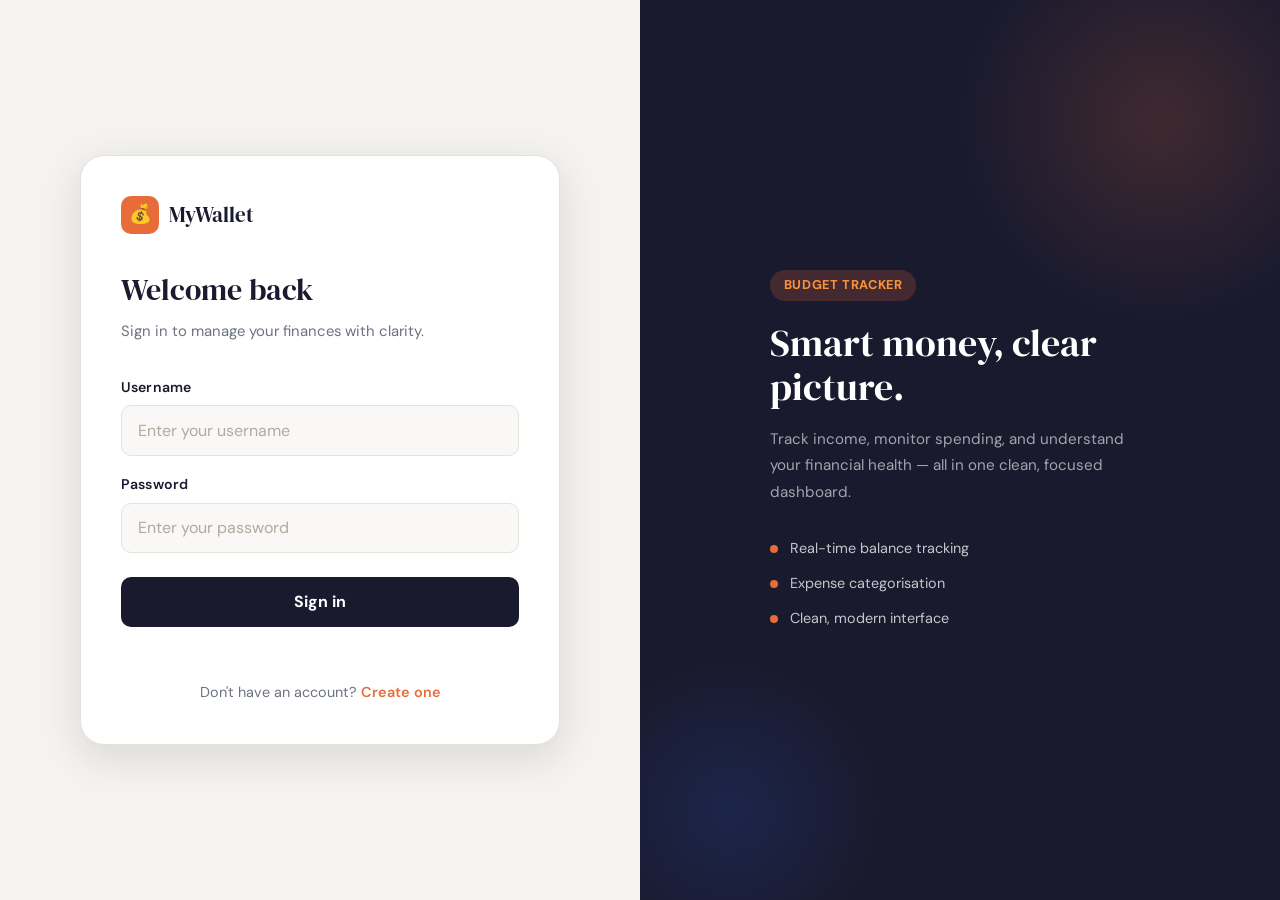
<file: index.html>
<!DOCTYPE html>
<html lang="en">
<head>
  <meta charset="UTF-8">
  <meta name="viewport" content="width=device-width, initial-scale=1.0">
  <title>Budget Tracker — Sign In</title>
  <link rel="stylesheet" href="style.css">
  <link rel="preconnect" href="https://fonts.googleapis.com">
  <link href="https://fonts.googleapis.com/css2?family=DM+Sans:wght@300;400;500;600;700&family=DM+Serif+Display:ital@0;1&display=swap" rel="stylesheet">
</head>
<body>
  <main class="auth-page">
    <section class="auth-panel">
      <div class="auth-card">
        <div class="auth-logo">
          <div class="logo-mark">💰</div>
          <span>MyWallet</span>
        </div>
        <h1>Welcome back</h1>
        <p class="auth-sub">Sign in to manage your finances with clarity.</p>

        <form class="auth-form" id="login-form" novalidate>
          <div class="form-field">
            <label for="username">Username</label>
            <input type="text" id="username" name="username" placeholder="Enter your username" required autocomplete="username">
          </div>
          <div class="form-field">
            <label for="password">Password</label>
            <input type="password" id="password" name="password" placeholder="Enter your password" required autocomplete="current-password">
          </div>
          <button type="submit" class="auth-submit">Sign in</button>
          <p id="error-message"></p>
        </form>

        <p class="auth-footer">
          Don't have an account? <a href="registration.html">Create one</a>
        </p>
      </div>
    </section>

    <aside class="auth-side">
      <div class="auth-side-content">
        <span class="side-tag">Budget Tracker</span>
        <h2>Smart money, clear picture.</h2>
        <p>Track income, monitor spending, and understand your financial health — all in one clean, focused dashboard.</p>
        <div class="feature-list">
          <div class="feat"><span class="feat-dot"></span>Real-time balance tracking</div>
          <div class="feat"><span class="feat-dot"></span>Expense categorisation</div>
          <div class="feat"><span class="feat-dot"></span>Clean, modern interface</div>
        </div>
      </div>
    </aside>
  </main>
  <script src="login.js"></script>
</body>
</html>
</file>
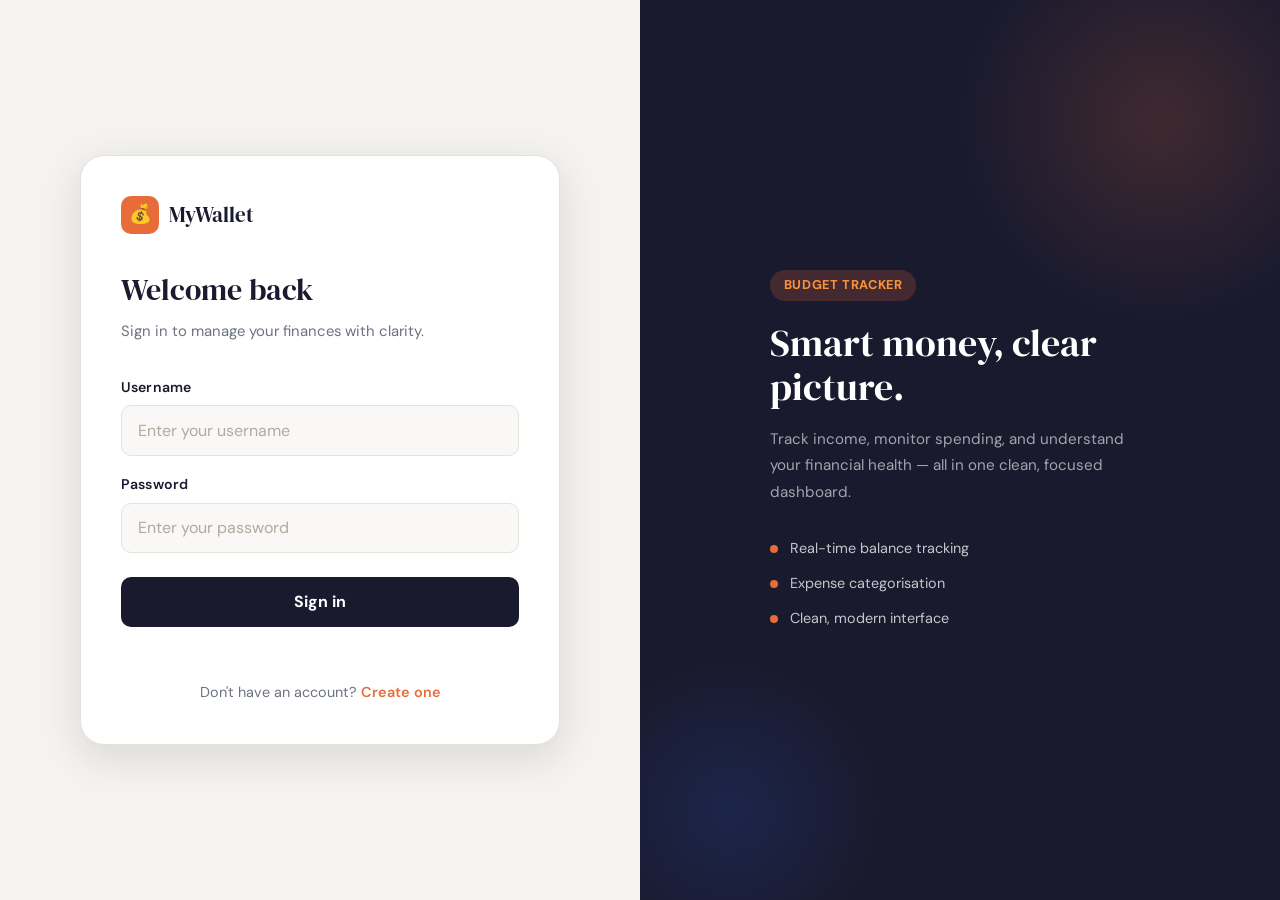
<file: add_expense.html>
<!DOCTYPE html>
<html lang="en">
<head>
  <meta charset="UTF-8">
  <meta name="viewport" content="width=device-width, initial-scale=1.0">
  <title>Add Expense — MyWallet</title>
  <link rel="stylesheet" href="style.css">
  <link rel="preconnect" href="https://fonts.googleapis.com">
  <link href="https://fonts.googleapis.com/css2?family=DM+Sans:wght@300;400;500;600;700&family=DM+Serif+Display:ital@0;1&display=swap" rel="stylesheet">
</head>
<body>
  <div class="container">
    <aside class="sidebar">
      <div class="sidebar-brand">
        <div class="brand-icon">💰</div>
        <h2>MyWallet</h2>
      </div>
      <nav>
        <a href="main.html"><img class="nav-icon" src="asset/dashboard (1).png" alt=""> Dashboard</a>
        <a href="add_income.html"><img class="nav-icon" src="asset/services.png" alt=""> Add Income</a>
        <a href="add_expense.html" class="active"><img class="nav-icon" src="asset/spending.png" alt=""> Add Expense</a>
        <a href="view_all_exp.html"><img class="nav-icon" src="asset/research.png" alt=""> View All</a>
        <a href="reset_budget.html"><img class="nav-icon" src="asset/circle-of-two-clockwise-arrows-rotation.png" alt=""> Reset</a>
      </nav>
    </aside>

    <main class="main">
      <header class="topbar">
        <h1>Add Expense</h1>
        <button id="logoutBtn">Sign out</button>
      </header>

      <div class="panel">
        <div class="panel-header">
          <span class="panel-tag expense-tag">Expense</span>
          <h2>Record spending</h2>
          <p>Log an expense to keep your budget accurate.</p>
        </div>

        <form class="form-stack" id="expense-form" novalidate>
          <div class="form-field">
            <label for="expenseName">Expense Name</label>
            <input type="text" id="expenseName" name="expenseName" placeholder="e.g. Groceries, Rent" required>
          </div>
          <div class="form-field">
            <label for="expense">Amount (Tk)</label>
            <input type="number" id="expense" name="expense" placeholder="e.g. 1200" min="0.01" step="0.01" required>
          </div>
          <button type="submit" class="form-submit">Add Expense</button>
          <div class="success-message" id="success-msg">✓ Expense added successfully!</div>
          <p class="error-msg" id="error-msg"></p>
        </form>
      </div>
    </main>
  </div>
  <script src="addexp.js"></script>
</body>
</html>
</file>
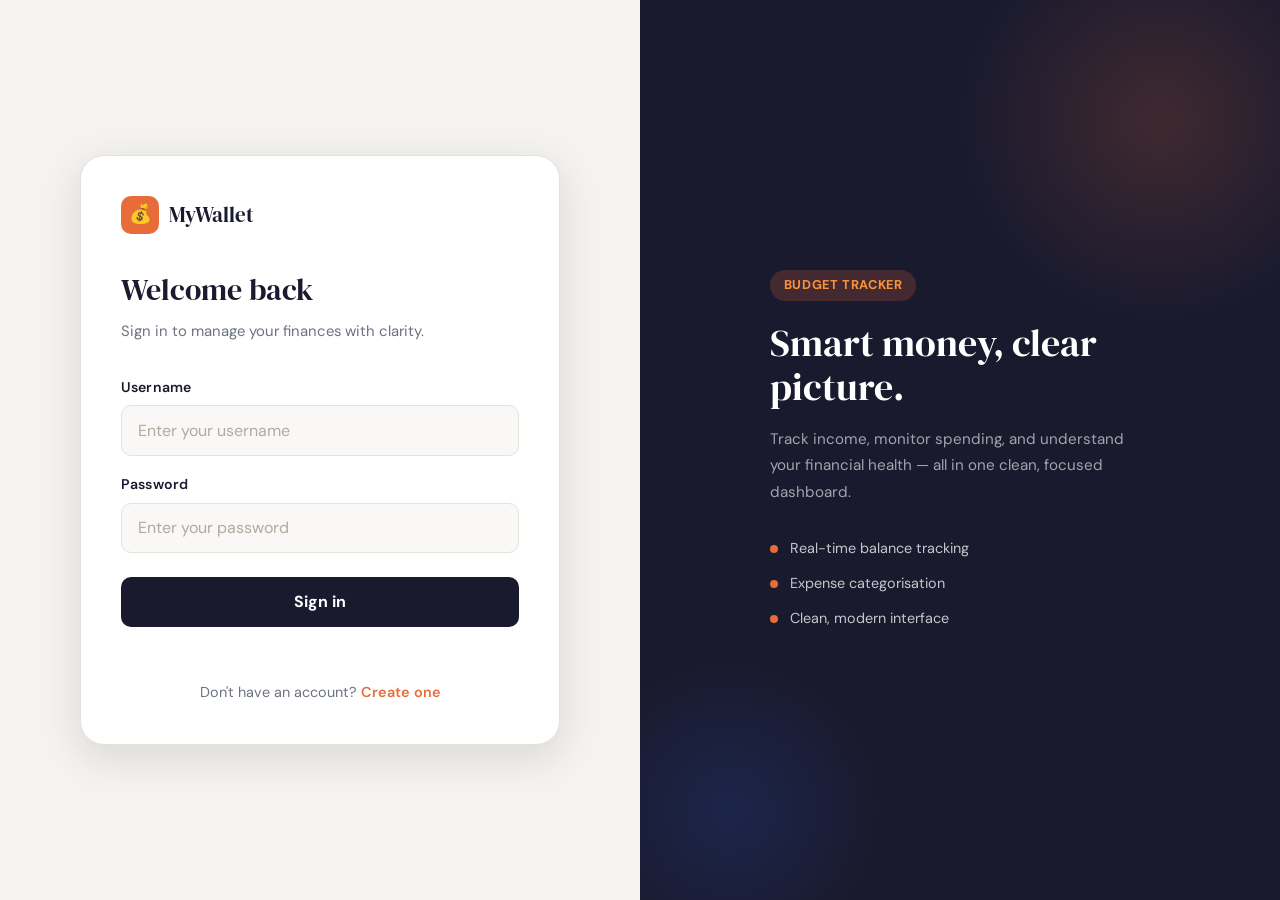
<file: add_income.html>
<!DOCTYPE html>
<html lang="en">
<head>
  <meta charset="UTF-8">
  <meta name="viewport" content="width=device-width, initial-scale=1.0">
  <title>Add Income — MyWallet</title>
  <link rel="stylesheet" href="style.css">
  <link rel="preconnect" href="https://fonts.googleapis.com">
  <link href="https://fonts.googleapis.com/css2?family=DM+Sans:wght@300;400;500;600;700&family=DM+Serif+Display:ital@0;1&display=swap" rel="stylesheet">
</head>
<body>
  <div class="container">
    <aside class="sidebar">
      <div class="sidebar-brand">
        <div class="brand-icon">💰</div>
        <h2>MyWallet</h2>
      </div>
      <nav>
        <a href="main.html"><img class="nav-icon" src="asset/dashboard (1).png" alt=""> Dashboard</a>
        <a href="add_income.html" class="active"><img class="nav-icon" src="asset/services.png" alt=""> Add Income</a>
        <a href="add_expense.html"><img class="nav-icon" src="asset/spending.png" alt=""> Add Expense</a>
        <a href="view_all_exp.html"><img class="nav-icon" src="asset/research.png" alt=""> View All</a>
        <a href="reset_budget.html"><img class="nav-icon" src="asset/circle-of-two-clockwise-arrows-rotation.png" alt=""> Reset</a>
      </nav>
    </aside>

    <main class="main">
      <header class="topbar">
        <h1>Add Income</h1>
        <button id="logoutBtn">Sign out</button>
      </header>

      <div class="panel">
        <div class="panel-header">
          <span class="panel-tag income-tag">Income</span>
          <h2>Record earnings</h2>
          <p>Add a new income entry to update your balance.</p>
        </div>

        <form class="form-stack" id="income-form" novalidate>
          <div class="form-field">
            <label for="income">Amount (Tk)</label>
            <input type="number" id="income" name="income" placeholder="e.g. 5000" min="0.01" step="0.01" required>
          </div>
          <button type="submit" class="form-submit">Add Income</button>
          <div class="success-message" id="success-msg">✓ Income added successfully!</div>
          <p class="error-msg" id="error-msg"></p>
        </form>
      </div>
    </main>
  </div>
  <script src="addincome.js"></script>
</body>
</html>
</file>
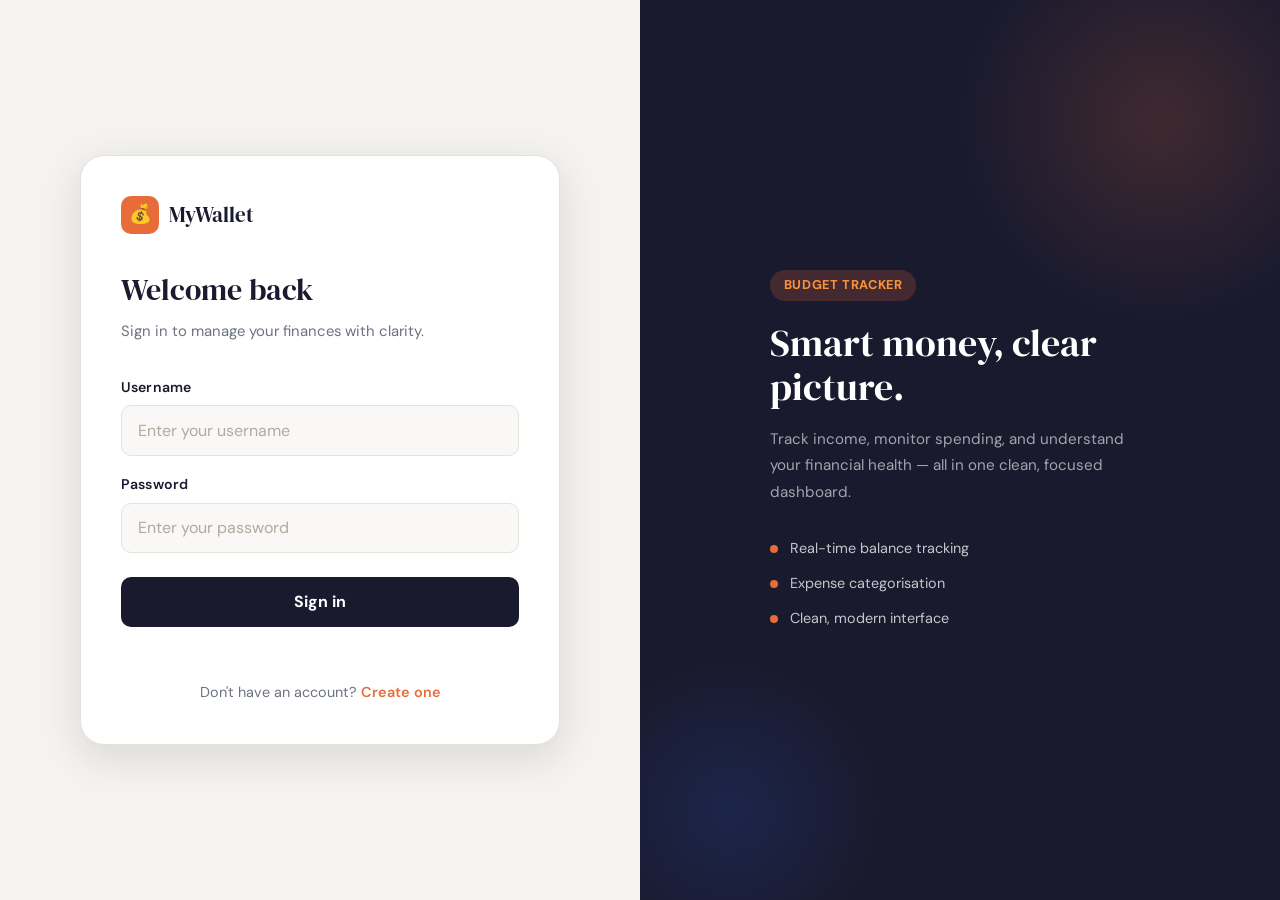
<file: main.html>
<!DOCTYPE html>
<html lang="en">
<head>
  <meta charset="UTF-8">
  <meta name="viewport" content="width=device-width, initial-scale=1.0">
  <title>Dashboard — MyWallet</title>
  <link rel="stylesheet" href="style.css">
  <link rel="preconnect" href="https://fonts.googleapis.com">
  <link href="https://fonts.googleapis.com/css2?family=DM+Sans:wght@300;400;500;600;700&family=DM+Serif+Display:ital@0;1&display=swap" rel="stylesheet">
</head>
<body>
  <div class="container">
    <aside class="sidebar">
      <div class="sidebar-brand">
        <div class="brand-icon">💰</div>
        <h2>MyWallet</h2>
      </div>
      <nav>
        <a href="main.html" class="active">
          <img class="nav-icon" src="asset/dashboard (1).png" alt=""> Dashboard
        </a>
        <a href="add_income.html">
          <img class="nav-icon" src="asset/services.png" alt=""> Add Income
        </a>
        <a href="add_expense.html">
          <img class="nav-icon" src="asset/spending.png" alt=""> Add Expense
        </a>
        <a href="view_all_exp.html">
          <img class="nav-icon" src="asset/research.png" alt=""> View All
        </a>
        <a href="reset_budget.html">
          <img class="nav-icon" src="asset/circle-of-two-clockwise-arrows-rotation.png" alt=""> Reset
        </a>
      </nav>
      <div class="sidebar-footer">
        <span class="version">MyWallet v1.0</span>
      </div>
    </aside>

    <main class="main">
      <header class="topbar">
        <h1>Dashboard</h1>
        <div class="topbar-actions">
          <span class="greeting" id="greeting">Good day!</span>
          <button id="logoutBtn">Sign out</button>
        </div>
      </header>

      <section class="cards">
        <div class="card income">
          <div class="card-icon">💵</div>
          <div class="card-label">Total Income</div>
          <div class="card-amount" id="incomeAmt">—</div>
        </div>
        <div class="card expense">
          <div class="card-icon">💸</div>
          <div class="card-label">Total Expense</div>
          <div class="card-amount" id="expenseAmt">—</div>
        </div>
        <div class="card balance">
          <div class="card-icon">📊</div>
          <div class="card-label">Balance</div>
          <div class="card-amount" id="balanceAmt">—</div>
        </div>
      </section>
    </main>
  </div>
  <script src="script.js"></script>
</body>
</html>
</file>
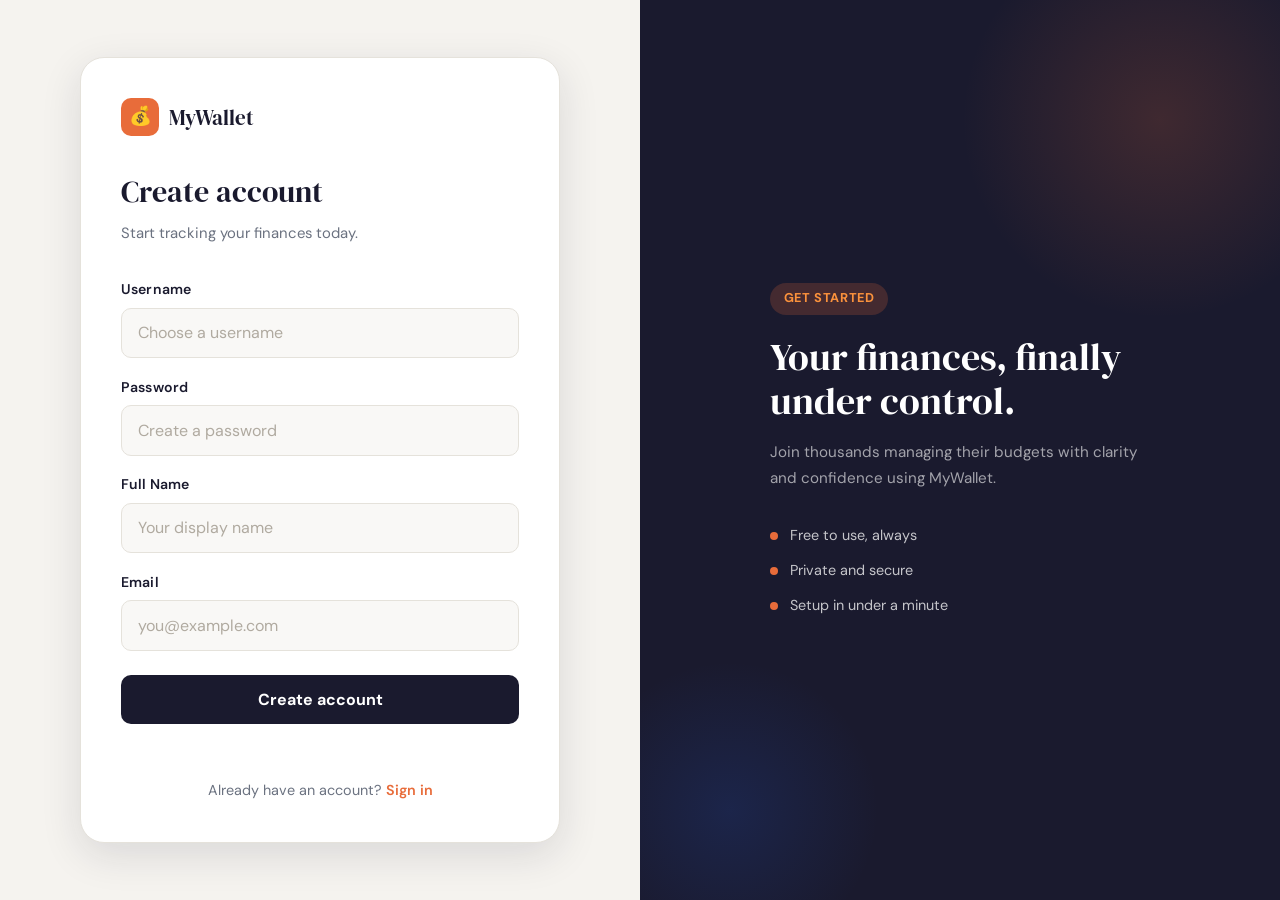
<file: registration.html>
<!DOCTYPE html>
<html lang="en">
<head>
  <meta charset="UTF-8">
  <meta name="viewport" content="width=device-width, initial-scale=1.0">
  <title>Budget Tracker — Register</title>
  <link rel="stylesheet" href="style.css">
  <link rel="preconnect" href="https://fonts.googleapis.com">
  <link href="https://fonts.googleapis.com/css2?family=DM+Sans:wght@300;400;500;600;700&family=DM+Serif+Display:ital@0;1&display=swap" rel="stylesheet">
</head>
<body>
  <main class="auth-page">
    <section class="auth-panel">
      <div class="auth-card">
        <div class="auth-logo">
          <div class="logo-mark">💰</div>
          <span>MyWallet</span>
        </div>
        <h1>Create account</h1>
        <p class="auth-sub">Start tracking your finances today.</p>

        <form class="auth-form" id="registration-form" novalidate>
          <div class="form-field">
            <label for="username">Username</label>
            <input type="text" id="username" name="username" placeholder="Choose a username" required>
          </div>
          <div class="form-field">
            <label for="password">Password</label>
            <input type="password" id="password" name="password" placeholder="Create a password" required>
          </div>
          <div class="form-field">
            <label for="userName">Full Name</label>
            <input type="text" id="userName" name="userName" placeholder="Your display name" required>
          </div>
          <div class="form-field">
            <label for="email">Email</label>
            <input type="email" id="email" name="email" placeholder="you@example.com" required>
          </div>
          <button type="submit" class="auth-submit">Create account</button>
          <p id="error-message"></p>
        </form>

        <p class="auth-footer">
          Already have an account? <a href="index.html">Sign in</a>
        </p>
      </div>
    </section>

    <aside class="auth-side">
      <div class="auth-side-content">
        <span class="side-tag">Get Started</span>
        <h2>Your finances, finally under control.</h2>
        <p>Join thousands managing their budgets with clarity and confidence using MyWallet.</p>
        <div class="feature-list">
          <div class="feat"><span class="feat-dot"></span>Free to use, always</div>
          <div class="feat"><span class="feat-dot"></span>Private and secure</div>
          <div class="feat"><span class="feat-dot"></span>Setup in under a minute</div>
        </div>
      </div>
    </aside>
  </main>
  <script src="registration.js"></script>
</body>
</html>
</file>
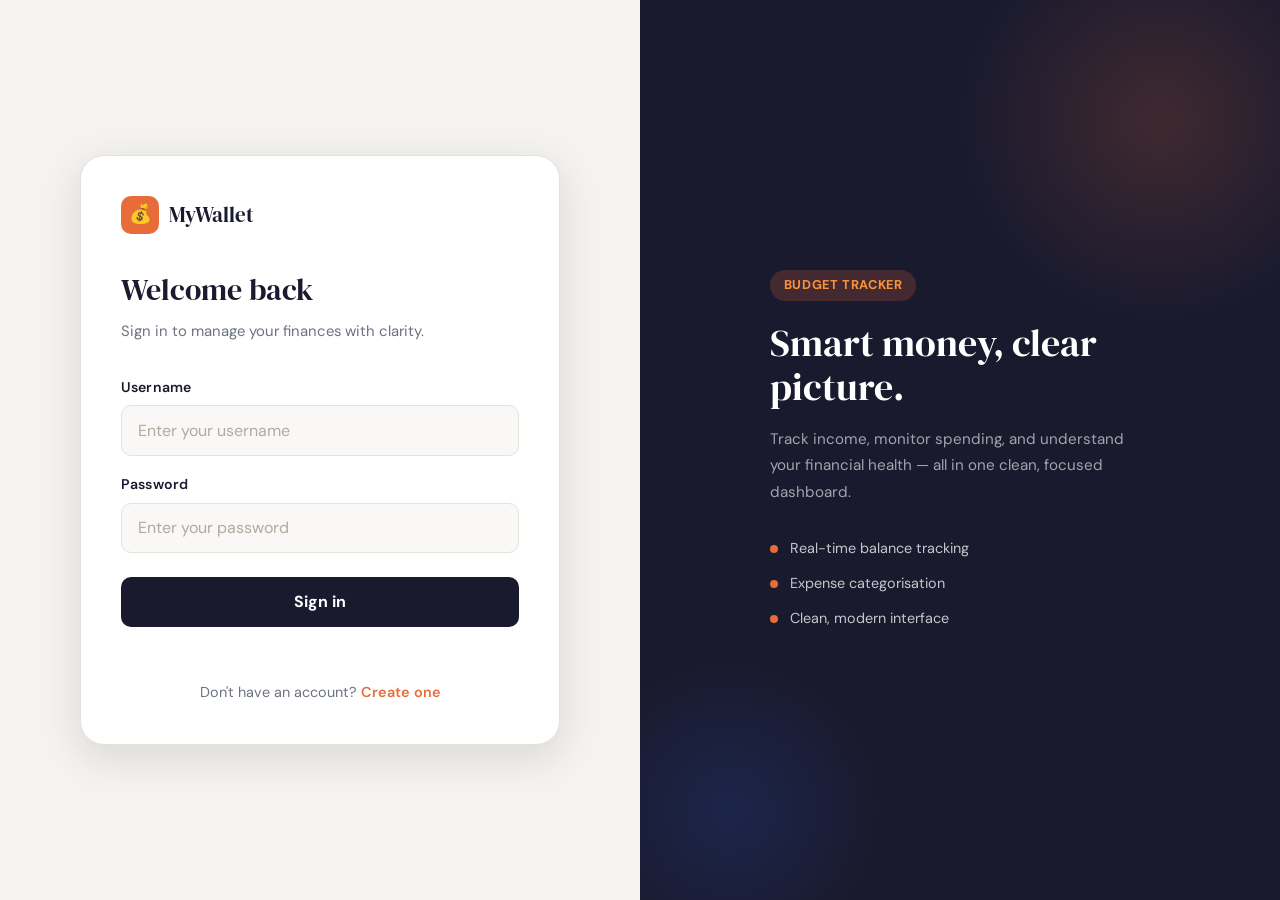
<file: reset_budget.html>
<!DOCTYPE html>
<html lang="en">
<head>
  <meta charset="UTF-8">
  <meta name="viewport" content="width=device-width, initial-scale=1.0">
  <title>Reset Budget — MyWallet</title>
  <link rel="stylesheet" href="style.css">
  <link rel="preconnect" href="https://fonts.googleapis.com">
  <link href="https://fonts.googleapis.com/css2?family=DM+Sans:wght@300;400;500;600;700&family=DM+Serif+Display:ital@0;1&display=swap" rel="stylesheet">
</head>
<body>
  <div class="container">
    <aside class="sidebar">
      <div class="sidebar-brand">
        <div class="brand-icon">💰</div>
        <h2>MyWallet</h2>
      </div>
      <nav>
        <a href="main.html"><img class="nav-icon" src="asset/dashboard (1).png" alt=""> Dashboard</a>
        <a href="add_income.html"><img class="nav-icon" src="asset/services.png" alt=""> Add Income</a>
        <a href="add_expense.html"><img class="nav-icon" src="asset/spending.png" alt=""> Add Expense</a>
        <a href="view_all_exp.html"><img class="nav-icon" src="asset/research.png" alt=""> View All</a>
        <a href="reset_budget.html" class="active"><img class="nav-icon" src="asset/circle-of-two-clockwise-arrows-rotation.png" alt=""> Reset</a>
      </nav>
    </aside>

    <main class="main">
      <header class="topbar">
        <h1>Reset Budget</h1>
        <button id="logoutBtn">Sign out</button>
      </header>

      <div class="panel">
        <div class="panel-header">
          <span class="panel-tag reset-tag">Danger Zone</span>
          <h2>Reset everything</h2>
          <p>This will permanently delete all your income and expense records.</p>
        </div>

        <div class="reset-warning">
          ⚠️ <span>This action <strong>cannot be undone</strong>. All your financial data will be wiped.</span>
        </div>

        <button class="btn btn-danger" onclick="confirmReset()" style="padding:0.9rem 1.5rem; font-size:1rem; font-weight:700; border-radius:10px;">
          Reset All Data
        </button>
        <p class="error-msg" id="reset-msg" style="margin-top:1rem;"></p>
      </div>
    </main>
  </div>
  <script>
    // Auth guard
    const userId = localStorage.getItem("user_id");
    if (!userId) window.location.href = "index.html";

    // Logout
    document.getElementById("logoutBtn").addEventListener("click", () => {
      localStorage.removeItem("user_id");
      window.location.href = "index.html";
    });

    async function confirmReset() {
      if (!confirm("Are you sure you want to reset your entire budget? This cannot be undone.")) return;
      const msg = document.getElementById("reset-msg");
      try {
        const res = await fetch(`http://localhost:8080/reset_budget?user_id=${userId}`, { method: "POST" });
        const text = await res.text();
        msg.style.color = "var(--green)";
        msg.textContent = "✓ " + (text || "Budget reset successfully.");
      } catch (err) {
        msg.style.color = "var(--red)";
        msg.textContent = "Reset failed: " + err.message;
      }
    }
  </script>
</body>
</html>
</file>
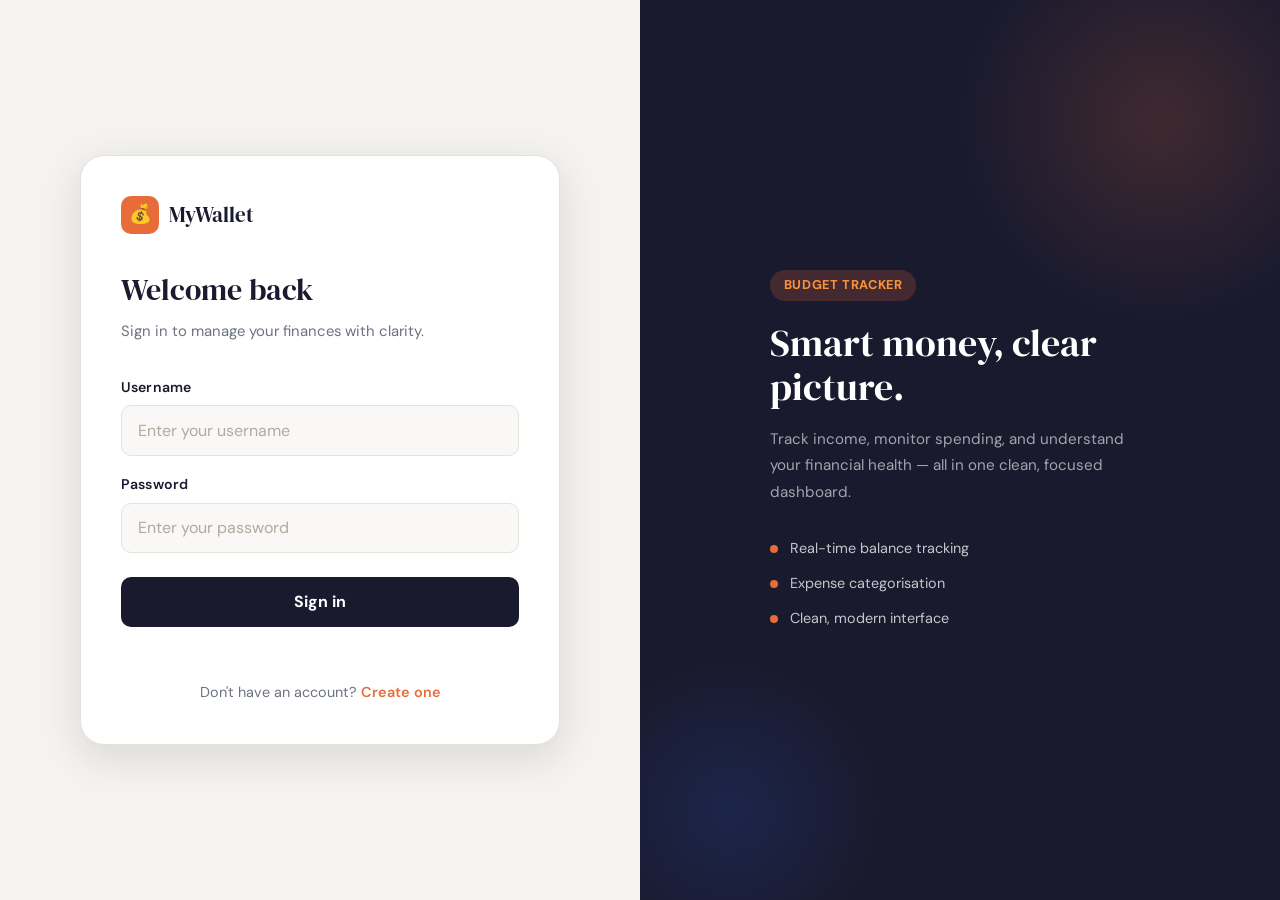
<file: view_all_exp.html>
<!DOCTYPE html>
<html lang="en">
<head>
  <meta charset="UTF-8">
  <meta name="viewport" content="width=device-width, initial-scale=1.0">
  <title>All Expenses — MyWallet</title>
  <link rel="stylesheet" href="style.css">
  <link rel="preconnect" href="https://fonts.googleapis.com">
  <link href="https://fonts.googleapis.com/css2?family=DM+Sans:wght@300;400;500;600;700&family=DM+Serif+Display:ital@0;1&display=swap" rel="stylesheet">
</head>
<body>
  <div class="container">
    <aside class="sidebar">
      <div class="sidebar-brand">
        <div class="brand-icon">💰</div>
        <h2>MyWallet</h2>
      </div>
      <nav>
        <a href="main.html"><img class="nav-icon" src="asset/dashboard (1).png" alt=""> Dashboard</a>
        <a href="add_income.html"><img class="nav-icon" src="asset/services.png" alt=""> Add Income</a>
        <a href="add_expense.html"><img class="nav-icon" src="asset/spending.png" alt=""> Add Expense</a>
        <a href="view_all_exp.html" class="active"><img class="nav-icon" src="asset/research.png" alt=""> View All</a>
        <a href="reset_budget.html"><img class="nav-icon" src="asset/circle-of-two-clockwise-arrows-rotation.png" alt=""> Reset</a>
      </nav>
    </aside>

    <main class="main">
      <header class="topbar">
        <h1>Expenses</h1>
        <button id="logoutBtn">Sign out</button>
      </header>

      <div class="expense-list-panel">
        <h2>All Expenses</h2>
        <p class="subtitle">A full record of your spending history.</p>
        <ul id="expenseList">
          <li><span class="loading-state"><span class="spinner"></span> Loading expenses…</span></li>
        </ul>
      </div>
    </main>
  </div>
  <script src="view_all_exp.js"></script>
</body>
</html>
</file>
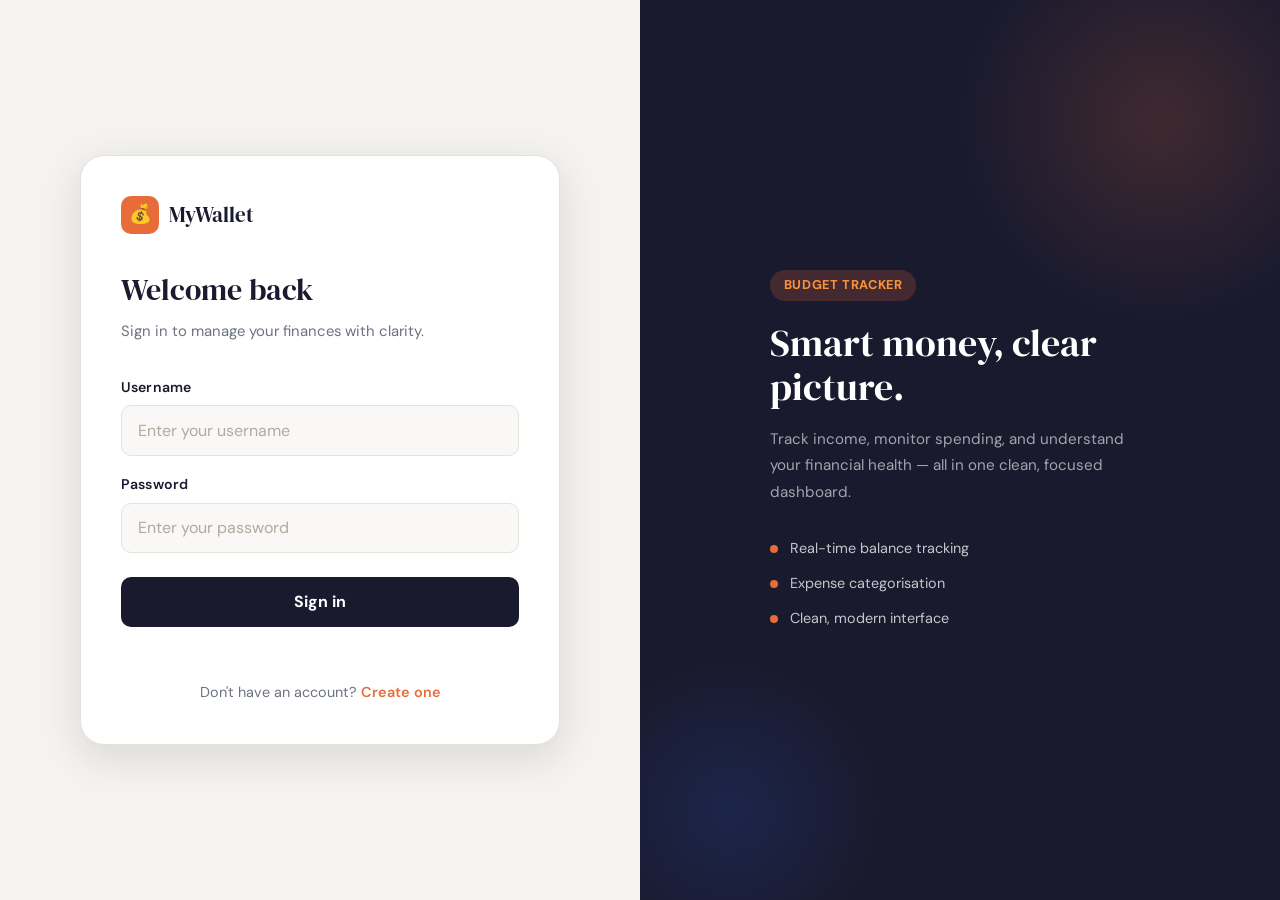
<file: view_budget.html>
<!DOCTYPE html>
<html lang="en">
<head>
    <meta charset="UTF-8">
    <meta name="viewport" content="width=device-width, initial-scale=1.0">
    <title>Budget</title>
    <link rel="stylesheet" href="style.css">
</head>
<body>
    <div class="budget">
        <h2>Budget Summary</h2>
        <div id="budgetDetails">[Waiting for Backend to renponse]</div>
    </div>
    <script src="view_budget.js"></script>
</body>
</html>
</file>
<file: style.css>
/* ===== BUDGET TRACKER — MODERN LIGHT THEME ===== */
@import url('https://fonts.googleapis.com/css2?family=DM+Sans:wght@300;400;500;600;700&family=DM+Serif+Display:ital@0;1&display=swap');

:root {
  --font-body: 'DM Sans', sans-serif;
  --font-display: 'DM Serif Display', serif;

  /* Light theme palette */
  --bg: #f5f3ef;
  --bg-card: #ffffff;
  --bg-sidebar: #1a1a2e;
  --bg-sidebar-hover: rgba(255,255,255,0.10);
  --bg-input: #f9f8f6;

  --text-primary: #1a1a2e;
  --text-secondary: #6b7280;
  --text-sidebar: rgba(255,255,255,0.85);
  --text-sidebar-active: #ffffff;

  --accent: #e86c3a;
  --accent-soft: rgba(232,108,58,0.10);
  --accent-2: #2563eb;
  --accent-2-soft: rgba(37,99,235,0.10);
  --green: #16a34a;
  --green-soft: rgba(22,163,74,0.10);
  --red: #dc2626;
  --red-soft: rgba(220,38,38,0.10);
  --blue: #2563eb;
  --blue-soft: rgba(37,99,235,0.10);

  --border: #e5e2db;
  --border-focus: #e86c3a;
  --radius: 16px;
  --radius-sm: 10px;
  --shadow-sm: 0 1px 4px rgba(26,26,46,0.06);
  --shadow-md: 0 4px 20px rgba(26,26,46,0.09);
  --shadow-lg: 0 12px 40px rgba(26,26,46,0.12);
  --sidebar-width: 240px;
  --transition: 0.22s cubic-bezier(0.4,0,0.2,1);
}

*, *::before, *::after { margin:0; padding:0; box-sizing:border-box; }
html, body { height:100%; }

body {
  font-family: var(--font-body);
  background: var(--bg);
  color: var(--text-primary);
  line-height: 1.6;
  -webkit-font-smoothing: antialiased;
}

a { color: inherit; text-decoration: none; }
button { cursor: pointer; font-family: inherit; border: none; background: none; }
input, select, textarea { font-family: inherit; }
img { display: block; max-width: 100%; }

/* ===== LAYOUT ===== */
.container {
  display: flex;
  min-height: 100vh;
}

/* ===== SIDEBAR ===== */
.sidebar {
  width: var(--sidebar-width);
  background: var(--bg-sidebar);
  color: var(--text-sidebar);
  display: flex;
  flex-direction: column;
  padding: 2rem 1rem;
  position: fixed;
  top: 0; left: 0;
  height: 100vh;
  z-index: 100;
  overflow-y: auto;
}

.sidebar-brand {
  display: flex;
  align-items: center;
  gap: 0.6rem;
  padding: 0 0.75rem;
  margin-bottom: 2.5rem;
}

.sidebar-brand .brand-icon {
  width: 36px; height: 36px;
  background: var(--accent);
  border-radius: 10px;
  display: flex; align-items: center; justify-content: center;
  font-size: 1.1rem;
  flex-shrink: 0;
}

.sidebar-brand h2 {
  font-family: var(--font-display);
  font-size: 1.35rem;
  color: #fff;
  font-weight: 400;
  letter-spacing: 0.01em;
}

.sidebar nav {
  display: flex;
  flex-direction: column;
  gap: 0.2rem;
  flex: 1;
}

.sidebar nav a {
  display: flex;
  align-items: center;
  gap: 0.75rem;
  padding: 0.75rem 1rem;
  border-radius: var(--radius-sm);
  color: var(--text-sidebar);
  font-size: 0.95rem;
  font-weight: 500;
  transition: background var(--transition), color var(--transition);
  white-space: nowrap;
}

.sidebar nav a .nav-icon {
  width: 20px; height: 20px;
  object-fit: contain;
  opacity: 0.7;
  flex-shrink: 0;
  filter: invert(1);
  transition: opacity var(--transition);
}

.sidebar nav a:hover {
  background: var(--bg-sidebar-hover);
  color: var(--text-sidebar-active);
}
.sidebar nav a:hover .nav-icon { opacity: 1; }

.sidebar nav a.active {
  background: var(--accent);
  color: #fff;
}
.sidebar nav a.active .nav-icon { opacity: 1; filter: invert(1); }

.sidebar-footer {
  padding: 1rem 0.75rem 0;
  border-top: 1px solid rgba(255,255,255,0.08);
}

.sidebar-footer .version {
  font-size: 0.8rem;
  color: rgba(255,255,255,0.3);
}

/* ===== MAIN CONTENT ===== */
.main {
  flex: 1;
  margin-left: var(--sidebar-width);
  padding: 2rem 2.5rem;
  min-height: 100vh;
  overflow-y: auto;
}

/* ===== TOPBAR ===== */
.topbar {
  display: flex;
  justify-content: space-between;
  align-items: center;
  margin-bottom: 2.5rem;
}

.topbar h1 {
  font-family: var(--font-display);
  font-size: 2rem;
  font-weight: 400;
  color: var(--text-primary);
}

.topbar-actions {
  display: flex;
  align-items: center;
  gap: 1rem;
}

.topbar .greeting {
  font-size: 0.9rem;
  color: var(--text-secondary);
}

/* ===== BUTTONS ===== */
.btn {
  display: inline-flex;
  align-items: center;
  gap: 0.5rem;
  padding: 0.65rem 1.25rem;
  border-radius: var(--radius-sm);
  font-size: 0.9rem;
  font-weight: 600;
  transition: all var(--transition);
}

.btn-primary {
  background: var(--accent);
  color: #fff;
  box-shadow: 0 2px 8px rgba(232,108,58,0.25);
}
.btn-primary:hover { background: #d4572e; transform: translateY(-1px); box-shadow: 0 4px 16px rgba(232,108,58,0.3); }

.btn-danger {
  background: var(--red-soft);
  color: var(--red);
}
.btn-danger:hover { background: var(--red); color: #fff; }

.btn-ghost {
  background: transparent;
  color: var(--text-secondary);
  border: 1px solid var(--border);
}
.btn-ghost:hover { background: var(--bg-card); color: var(--text-primary); }

#logoutBtn {
  display: inline-flex;
  align-items: center;
  gap: 0.5rem;
  padding: 0.65rem 1.25rem;
  border-radius: var(--radius-sm);
  font-size: 0.9rem;
  font-weight: 600;
  background: var(--text-primary);
  color: #fff;
  transition: all var(--transition);
}
#logoutBtn:hover { background: var(--accent); transform: translateY(-1px); }

/* ===== DASHBOARD CARDS ===== */
.cards {
  display: grid;
  grid-template-columns: repeat(auto-fit, minmax(220px, 1fr));
  gap: 1.5rem;
  margin-bottom: 2.5rem;
}

.card {
  background: var(--bg-card);
  border-radius: var(--radius);
  padding: 1.75rem;
  box-shadow: var(--shadow-sm);
  border: 1px solid var(--border);
  transition: transform var(--transition), box-shadow var(--transition);
  position: relative;
  overflow: hidden;
}
.card::before {
  content: '';
  position: absolute;
  top: 0; left: 0; right: 0;
  height: 3px;
}
.card.income::before { background: var(--green); }
.card.expense::before { background: var(--red); }
.card.balance::before { background: var(--blue); }

.card:hover { transform: translateY(-3px); box-shadow: var(--shadow-md); }

.card-label {
  font-size: 0.82rem;
  font-weight: 600;
  letter-spacing: 0.06em;
  text-transform: uppercase;
  color: var(--text-secondary);
  margin-bottom: 1rem;
}

.card-amount {
  font-family: var(--font-display);
  font-size: 2.2rem;
  color: var(--text-primary);
  line-height: 1;
  margin-bottom: 0.5rem;
}

.card.income .card-amount { color: var(--green); }
.card.expense .card-amount { color: var(--red); }
.card.balance .card-amount { color: var(--blue); }

.card-icon {
  position: absolute;
  top: 1.5rem; right: 1.5rem;
  width: 40px; height: 40px;
  border-radius: 10px;
  display: flex; align-items: center; justify-content: center;
  font-size: 1.15rem;
}
.card.income .card-icon { background: var(--green-soft); }
.card.expense .card-icon { background: var(--red-soft); }
.card.balance .card-icon { background: var(--blue-soft); }

/* ===== CONTENT PANELS ===== */
.panel {
  background: var(--bg-card);
  border-radius: var(--radius);
  padding: 2rem;
  box-shadow: var(--shadow-sm);
  border: 1px solid var(--border);
  max-width: 560px;
  animation: fadeUp 0.35s ease both;
}

@keyframes fadeUp {
  from { opacity: 0; transform: translateY(16px); }
  to { opacity: 1; transform: translateY(0); }
}

.panel-header {
  margin-bottom: 1.75rem;
}

.panel-header .panel-tag {
  display: inline-block;
  padding: 0.3rem 0.75rem;
  border-radius: 999px;
  font-size: 0.78rem;
  font-weight: 700;
  letter-spacing: 0.05em;
  text-transform: uppercase;
  margin-bottom: 0.75rem;
}

.panel-header .panel-tag.income-tag { background: var(--green-soft); color: var(--green); }
.panel-header .panel-tag.expense-tag { background: var(--red-soft); color: var(--red); }
.panel-header .panel-tag.reset-tag { background: var(--red-soft); color: var(--red); }

.panel-header h2 {
  font-family: var(--font-display);
  font-size: 1.75rem;
  font-weight: 400;
  color: var(--text-primary);
  margin-bottom: 0.3rem;
}

.panel-header p {
  font-size: 0.92rem;
  color: var(--text-secondary);
}

/* ===== FORMS ===== */
.form-stack {
  display: flex;
  flex-direction: column;
  gap: 1.2rem;
}

.form-field {
  display: flex;
  flex-direction: column;
  gap: 0.45rem;
}

.form-field label {
  font-size: 0.88rem;
  font-weight: 600;
  color: var(--text-primary);
  letter-spacing: 0.01em;
}

.form-field input {
  width: 100%;
  padding: 0.85rem 1rem;
  border-radius: var(--radius-sm);
  border: 1.5px solid var(--border);
  background: var(--bg-input);
  color: var(--text-primary);
  font-size: 1rem;
  transition: border-color var(--transition), box-shadow var(--transition), background var(--transition);
}

.form-field input:focus {
  outline: none;
  border-color: var(--border-focus);
  background: #fff;
  box-shadow: 0 0 0 3px rgba(232,108,58,0.12);
}

.form-field input::placeholder { color: #b0aaa0; }

.form-submit {
  width: 100%;
  padding: 0.9rem;
  border-radius: var(--radius-sm);
  background: var(--accent);
  color: #fff;
  font-size: 1rem;
  font-weight: 700;
  letter-spacing: 0.02em;
  box-shadow: 0 2px 8px rgba(232,108,58,0.2);
  transition: all var(--transition);
  margin-top: 0.5rem;
}
.form-submit:hover { background: #d4572e; transform: translateY(-1px); box-shadow: 0 4px 16px rgba(232,108,58,0.3); }

.success-message {
  display: none;
  align-items: center;
  gap: 0.5rem;
  padding: 0.75rem 1rem;
  border-radius: var(--radius-sm);
  background: var(--green-soft);
  color: var(--green);
  font-size: 0.9rem;
  font-weight: 600;
  margin-top: 0.75rem;
}

.error-msg {
  font-size: 0.88rem;
  color: var(--red);
  margin-top: 0.5rem;
  min-height: 1.2em;
}

/* ===== EXPENSE LIST ===== */
.expense-list-panel {
  background: var(--bg-card);
  border-radius: var(--radius);
  padding: 2rem;
  box-shadow: var(--shadow-sm);
  border: 1px solid var(--border);
  animation: fadeUp 0.35s ease both;
}

.expense-list-panel h2 {
  font-family: var(--font-display);
  font-size: 1.75rem;
  font-weight: 400;
  margin-bottom: 0.3rem;
}

.expense-list-panel .subtitle {
  font-size: 0.9rem;
  color: var(--text-secondary);
  margin-bottom: 1.75rem;
}

#expenseList {
  list-style: none;
  display: flex;
  flex-direction: column;
  gap: 0.65rem;
}

#expenseList li {
  display: flex;
  align-items: center;
  justify-content: space-between;
  padding: 1rem 1.25rem;
  background: var(--bg);
  border-radius: var(--radius-sm);
  border: 1px solid var(--border);
  font-size: 0.95rem;
  transition: background var(--transition), transform var(--transition);
}

#expenseList li:hover { background: #eceae5; transform: translateX(3px); }

#expenseList li .exp-name { font-weight: 600; color: var(--text-primary); }
#expenseList li .exp-amount {
  font-weight: 700;
  color: var(--red);
  font-size: 1rem;
}

/* ===== RESET PANEL ===== */
.reset-warning {
  display: flex;
  align-items: flex-start;
  gap: 0.75rem;
  padding: 1rem 1.25rem;
  background: var(--red-soft);
  border-radius: var(--radius-sm);
  border: 1px solid rgba(220,38,38,0.15);
  margin-bottom: 1.75rem;
  font-size: 0.9rem;
  color: var(--red);
}

/* ===== AUTH PAGES ===== */
.auth-page {
  min-height: 100vh;
  background: var(--bg);
  display: grid;
  grid-template-columns: 1fr 1fr;
  position: relative;
}

@media (max-width: 860px) {
  .auth-page { grid-template-columns: 1fr; }
  .auth-side { display: none; }
}

.auth-panel {
  display: flex;
  align-items: center;
  justify-content: center;
  padding: 3rem 2rem;
}

.auth-card {
  width: min(480px, 100%);
  background: var(--bg-card);
  border-radius: 24px;
  padding: 2.5rem;
  box-shadow: var(--shadow-lg);
  border: 1px solid var(--border);
  animation: fadeUp 0.4s ease both;
}

.auth-logo {
  display: flex;
  align-items: center;
  gap: 0.65rem;
  margin-bottom: 2rem;
}

.auth-logo .logo-mark {
  width: 38px; height: 38px;
  background: var(--accent);
  border-radius: 10px;
  display: flex; align-items: center; justify-content: center;
  font-size: 1.15rem;
  color: #fff;
}

.auth-logo span {
  font-family: var(--font-display);
  font-size: 1.3rem;
  color: var(--text-primary);
}

.auth-card h1 {
  font-family: var(--font-display);
  font-size: 1.9rem;
  font-weight: 400;
  color: var(--text-primary);
  margin-bottom: 0.35rem;
}

.auth-card .auth-sub {
  font-size: 0.93rem;
  color: var(--text-secondary);
  margin-bottom: 2rem;
}

.auth-form {
  display: flex;
  flex-direction: column;
  gap: 1.1rem;
}

.auth-form .form-field label {
  color: var(--text-primary);
}

.auth-form .form-field input {
  border-color: var(--border);
}

.auth-form .form-field input:focus {
  border-color: var(--accent);
  box-shadow: 0 0 0 3px rgba(232,108,58,0.12);
}

.auth-submit {
  width: 100%;
  padding: 0.9rem;
  border-radius: var(--radius-sm);
  background: var(--text-primary);
  color: #fff;
  font-size: 1rem;
  font-weight: 700;
  transition: all var(--transition);
  margin-top: 0.4rem;
}
.auth-submit:hover { background: var(--accent); transform: translateY(-1px); }

.auth-footer {
  margin-top: 1.25rem;
  font-size: 0.9rem;
  color: var(--text-secondary);
  text-align: center;
}

.auth-footer a {
  color: var(--accent);
  font-weight: 600;
}

#error-message {
  font-size: 0.88rem;
  color: var(--red);
  text-align: center;
  min-height: 1.2em;
}

/* Auth side panel */
.auth-side {
  background: var(--bg-sidebar);
  display: flex;
  align-items: center;
  justify-content: center;
  padding: 3rem 2rem;
  position: relative;
  overflow: hidden;
}

.auth-side::before {
  content: '';
  position: absolute;
  width: 400px; height: 400px;
  border-radius: 50%;
  background: radial-gradient(circle, rgba(232,108,58,0.18), transparent 70%);
  top: -80px; right: -80px;
}

.auth-side::after {
  content: '';
  position: absolute;
  width: 300px; height: 300px;
  border-radius: 50%;
  background: radial-gradient(circle, rgba(37,99,235,0.15), transparent 70%);
  bottom: -60px; left: -60px;
}

.auth-side-content {
  position: relative;
  z-index: 1;
  max-width: 380px;
}

.auth-side-content .side-tag {
  display: inline-block;
  padding: 0.35rem 0.85rem;
  border-radius: 999px;
  background: rgba(232,108,58,0.2);
  color: #fb923c;
  font-size: 0.8rem;
  font-weight: 700;
  letter-spacing: 0.05em;
  text-transform: uppercase;
  margin-bottom: 1.25rem;
}

.auth-side-content h2 {
  font-family: var(--font-display);
  font-size: 2.4rem;
  color: #fff;
  font-weight: 400;
  line-height: 1.15;
  margin-bottom: 1rem;
}

.auth-side-content p {
  color: rgba(255,255,255,0.6);
  font-size: 0.95rem;
  line-height: 1.75;
  margin-bottom: 2rem;
}

.feature-list {
  display: flex;
  flex-direction: column;
  gap: 0.75rem;
}

.feature-list .feat {
  display: flex;
  align-items: center;
  gap: 0.75rem;
  color: rgba(255,255,255,0.75);
  font-size: 0.9rem;
}

.feature-list .feat .feat-dot {
  width: 8px; height: 8px;
  border-radius: 50%;
  background: var(--accent);
  flex-shrink: 0;
}

/* ===== LOADING STATE ===== */
.loading-state {
  display: flex;
  align-items: center;
  gap: 0.5rem;
  color: var(--text-secondary);
  font-size: 0.9rem;
  padding: 1rem;
}

.spinner {
  width: 16px; height: 16px;
  border: 2px solid var(--border);
  border-top-color: var(--accent);
  border-radius: 50%;
  animation: spin 0.7s linear infinite;
}

@keyframes spin { to { transform: rotate(360deg); } }

/* ===== RESPONSIVE ===== */
@media (max-width: 768px) {
  :root { --sidebar-width: 0px; }
  .sidebar { transform: translateX(-100%); }
  .main { margin-left: 0; padding: 1.5rem 1rem; }
  .cards { grid-template-columns: 1fr; }
}
</file>
